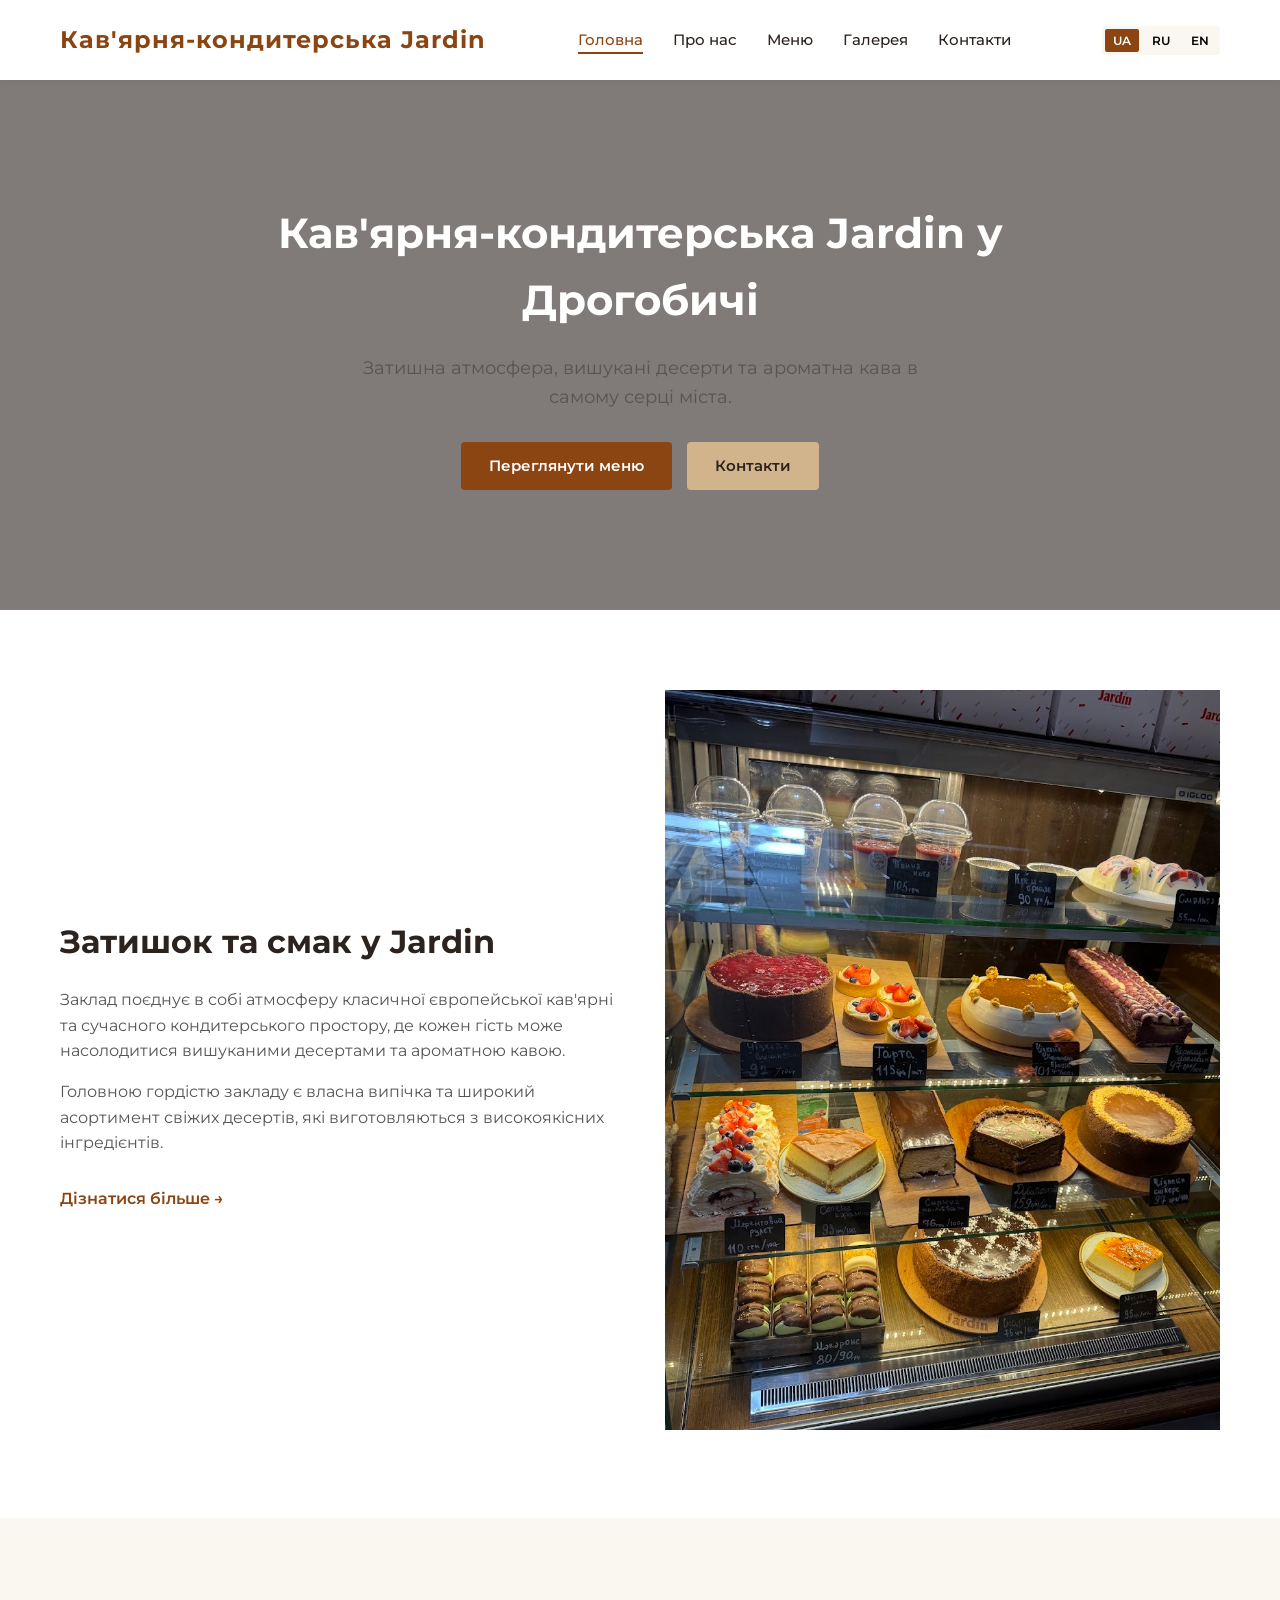
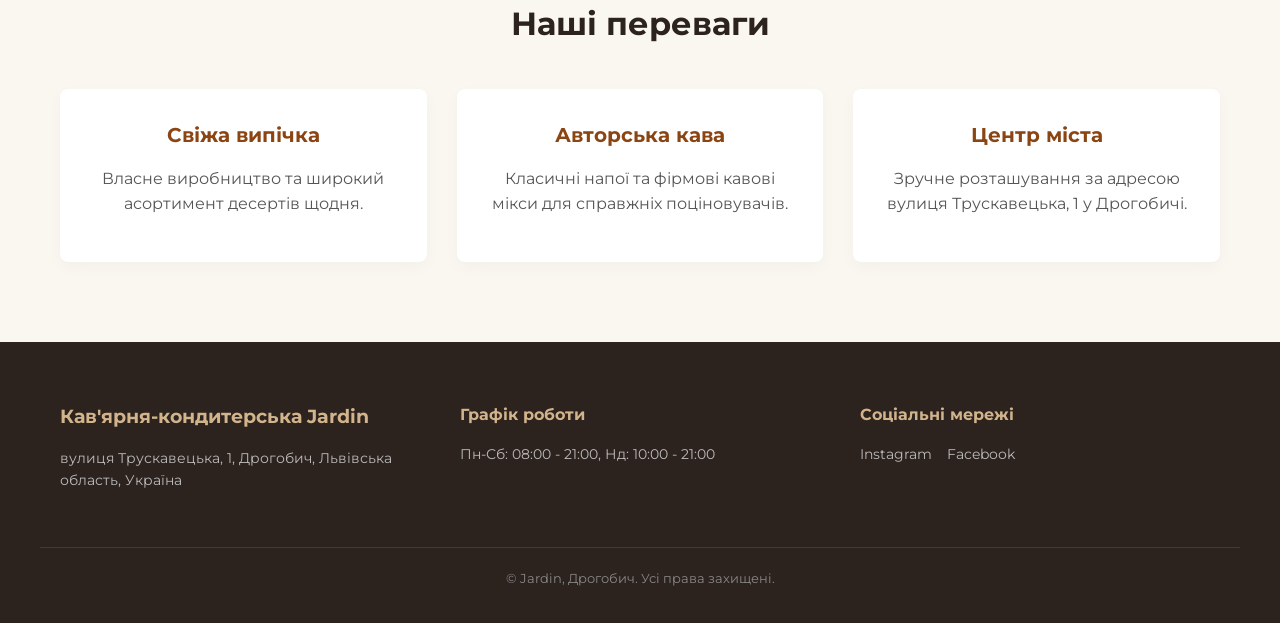
<file: index.html>
<!DOCTYPE html>
<html lang="uk">
<head>
    <meta charset="UTF-8">
    <meta name="viewport" content="width=device-width, initial-scale=1.0">
    <title>Кав'ярня-кондитерська Jardin у Дрогобичі</title>
    <link rel="preconnect" href="https://fonts.googleapis.com">
    <link rel="preconnect" href="https://fonts.gstatic.com" crossorigin>
    <link href="https://fonts.googleapis.com/css2?family=Montserrat:wght@400;500;600;700&display=swap" rel="stylesheet">
    <link rel="stylesheet" href="assets/style.css">
</head>
<body>
    <header class="site-header">
        <div class="container nav-container">
            <a href="index.html" class="logo" data-i18n="brand_name">Jardin</a>
            <nav class="main-nav">
                <ul>
                    <li><a href="index.html" class="active" data-i18n="nav_home">Головна</a></li>
                    <li><a href="about.html" data-i18n="nav_about">Про нас</a></li>
                    <li><a href="services.html" data-i18n="nav_services">Меню</a></li>
                    <li><a href="gallery.html" data-i18n="nav_gallery">Галерея</a></li>
                    <li><a href="contacts.html" data-i18n="nav_contacts">Контакти</a></li>
                </ul>
            </nav>
            <div class="header-actions">
                <div class="lang-switcher">
                    <button data-lang="uk" class="lang-btn active">UA</button>
                    <button data-lang="ru" class="lang-btn">RU</button>
                    <button data-lang="en" class="lang-btn">EN</button>
                </div>
                <button class="mobile-menu-toggle" aria-label="Menu">
                    <span></span>
                    <span></span>
                    <span></span>
                </button>
            </div>
        </div>
    </header>

    <main>
        <section class="hero">
            <div class="container hero-content">
                <h1 data-i18n="hero_title">Кав'ярня-кондитерська Jardin у Дрогобичі</h1>
                <p data-i18n="hero_subtitle">Затишна атмосфера, вишукані десерти та ароматна кава в самому серці міста.</p>
                <div class="hero-buttons">
                    <a href="services.html" class="btn btn-primary" data-i18n="btn_menu">Переглянути меню</a>
                    <a href="contacts.html" class="btn btn-secondary" data-i18n="btn_contacts">Контакти</a>
                </div>
            </div>
        </section>

        <section class="section">
            <div class="container">
                <div class="grid-2">
                    <div>
                        <h2 data-i18n="about_preview_title">Затишок та смак у Jardin</h2>
                        <p data-i18n="about_preview_text">Заклад поєднує в собі атмосферу класичної європейської кав'ярні та сучасного кондитерського простору, де кожен гість може насолодитися вишуканими десертами та ароматною кавою.</p>
                        <p data-i18n="about_preview_text2">Головною гордістю закладу є власна випічка та широкий асортимент свіжих десертів, які виготовляються з високоякісних інгредієнтів.</p>
                        <a href="about.html" class="link-arrow" data-i18n="read_more">Дізнатися більше &rarr;</a>
                    </div>
                    <div class="image-wrapper">
                        <img src="images/photo-01.jpg" alt="Кав'ярня-кондитерська Jardin Дрогобич" loading="eager">
                    </div>
                </div>
            </div>
        </section>

        <section class="section bg-light">
            <div class="container text-center">
                <h2 data-i18n="features_title">Наші переваги</h2>
                <div class="features-grid">
                    <div class="feature-card">
                        <h3 data-i18n="feat_1_title">Свіжа випічка</h3>
                        <p data-i18n="feat_1_desc">Власне виробництво та широкий асортимент десертів щодня.</p>
                    </div>
                    <div class="feature-card">
                        <h3 data-i18n="feat_2_title">Авторська кава</h3>
                        <p data-i18n="feat_2_desc">Класичні напої та фірмові кавові мікси для справжніх поціновувачів.</p>
                    </div>
                    <div class="feature-card">
                        <h3 data-i18n="feat_3_title">Центр міста</h3>
                        <p data-i18n="feat_3_desc">Зручне розташування за адресою вулиця Трускавецька, 1 у Дрогобичі.</p>
                    </div>
                </div>
            </div>
        </section>
    </main>

    <footer class="site-footer">
        <div class="container footer-content">
            <div>
                <h3 data-i18n="brand_name">Кав'ярня-кондитерська Jardin</h3>
                <p data-i18n="footer_address">вулиця Трускавецька, 1, Дрогобич, Львівська область, Україна</p>
            </div>
            <div>
                <h4 data-i18n="footer_hours_title">Графік роботи</h4>
                <p data-i18n="hours_text">Пн-Сб: 08:00 - 21:00, Нд: 10:00 - 21:00</p>
            </div>
            <div>
                <h4 data-i18n="footer_socials">Соціальні мережі</h4>
                <div class="social-links">
                    <a href="https://www.instagram.com/jardin_cake/" target="_blank" rel="noopener">Instagram</a>
                    <a href="https://www.facebook.com/jardinkava/" target="_blank" rel="noopener">Facebook</a>
                </div>
            </div>
        </div>
        <div class="container copyright">
            <p>&copy; Jardin, Дрогобич. Усі права захищені.</p>
        </div>
    </footer>

    <script src="assets/script.js"></script>
</body>
</html>
</file>
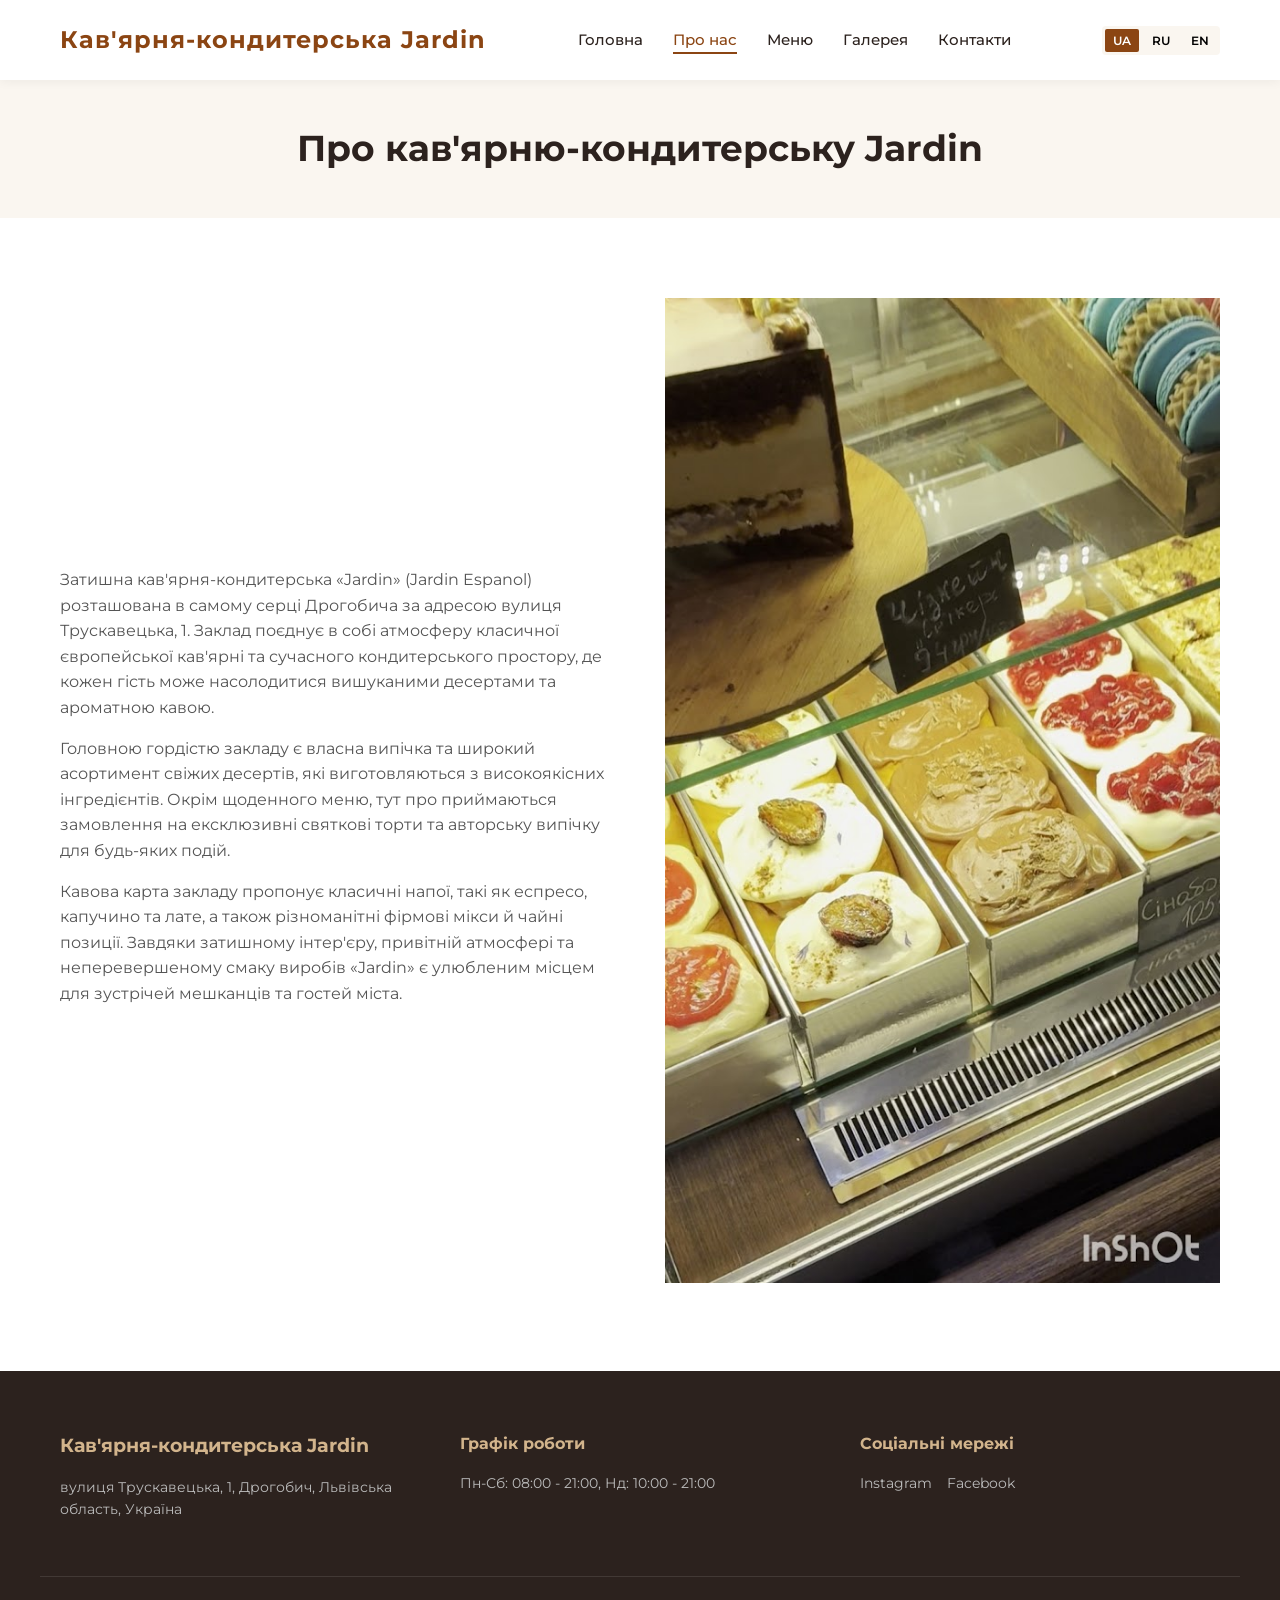
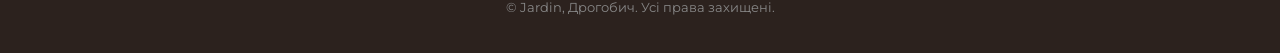
<file: about.html>
<!DOCTYPE html>
<html lang="uk">
<head>
    <meta charset="UTF-8">
    <meta name="viewport" content="width=device-width, initial-scale=1.0">
    <title>Про нас - Кав'ярня-кондитерська Jardin</title>
    <link rel="preconnect" href="https://fonts.googleapis.com">
    <link rel="preconnect" href="https://fonts.gstatic.com" crossorigin>
    <link href="https://fonts.googleapis.com/css2?family=Montserrat:wght@400;500;600;700&display=swap" rel="stylesheet">
    <link rel="stylesheet" href="assets/style.css">
</head>
<body>
    <header class="site-header">
        <div class="container nav-container">
            <a href="index.html" class="logo" data-i18n="brand_name">Jardin</a>
            <nav class="main-nav">
                <ul>
                    <li><a href="index.html" data-i18n="nav_home">Головна</a></li>
                    <li><a href="about.html" class="active" data-i18n="nav_about">Про нас</a></li>
                    <li><a href="services.html" data-i18n="nav_services">Меню</a></li>
                    <li><a href="gallery.html" data-i18n="nav_gallery">Галерея</a></li>
                    <li><a href="contacts.html" data-i18n="nav_contacts">Контакти</a></li>
                </ul>
            </nav>
            <div class="header-actions">
                <div class="lang-switcher">
                    <button data-lang="uk" class="lang-btn active">UA</button>
                    <button data-lang="ru" class="lang-btn">RU</button>
                    <button data-lang="en" class="lang-btn">EN</button>
                </div>
                <button class="mobile-menu-toggle" aria-label="Menu">
                    <span></span>
                    <span></span>
                    <span></span>
                </button>
            </div>
        </div>
    </header>

    <main>
        <section class="page-header">
            <div class="container">
                <h1 data-i18n="about_page_title">Про кав'ярню-кондитерську Jardin</h1>
            </div>
        </section>

        <section class="section">
            <div class="container">
                <div class="grid-2">
                    <div class="about-text-content">
                        <p data-i18n="about_p1">Затишна кав'ярня-кондитерська «Jardin» (Jardin Espanol) розташована в самому серці Дрогобича за адресою вулиця Трускавецька, 1. Заклад поєднує в собі атмосферу класичної європейської кав'ярні та сучасного кондитерського простору, де кожен гість може насолодитися вишуканими десертами та ароматною кавою.</p>
                        <p data-i18n="about_p2">Головною гордістю закладу є власна випічка та широкий асортимент свіжих десертів, які виготовляються з високоякісних інгредієнтів. Окрім щоденного меню, тут про приймаються замовлення на ексклюзивні святкові торти та авторську випічку для будь-яких подій.</p>
                        <p data-i18n="about_p3">Кавова карта закладу пропонує класичні напої, такі як еспресо, капучино та лате, а також різноманітні фірмові мікси й чайні позиції. Завдяки затишному інтер'єру, привітній атмосфері та неперевершеному смаку виробів «Jardin» є улюбленим місцем для зустрічей мешканців та гостей міста.</p>
                    </div>
                    <div class="image-wrapper">
                        <img src="images/photo-02.jpg" alt="Інтер'єр Jardin Дрогобич" loading="lazy">
                    </div>
                </div>
            </div>
        </section>
    </main>

    <footer class="site-footer">
        <div class="container footer-content">
            <div>
                <h3 data-i18n="brand_name">Кав'ярня-кондитерська Jardin</h3>
                <p data-i18n="footer_address">вулиця Трускавецька, 1, Дрогобич, Львівська область, Україна</p>
            </div>
            <div>
                <h4 data-i18n="footer_hours_title">Графік роботи</h4>
                <p data-i18n="hours_text">Пн-Сб: 08:00 - 21:00, Нд: 10:00 - 21:00</p>
            </div>
            <div>
                <h4 data-i18n="footer_socials">Соціальні мережі</h4>
                <div class="social-links">
                    <a href="https://www.instagram.com/jardin_cake/" target="_blank" rel="noopener">Instagram</a>
                    <a href="https://www.facebook.com/jardinkava/" target="_blank" rel="noopener">Facebook</a>
                </div>
            </div>
        </div>
        <div class="container copyright">
            <p>&copy; Jardin, Дрогобич. Усі права захищені.</p>
        </div>
    </footer>

    <script src="assets/script.js"></script>
</body>
</html>
</file>
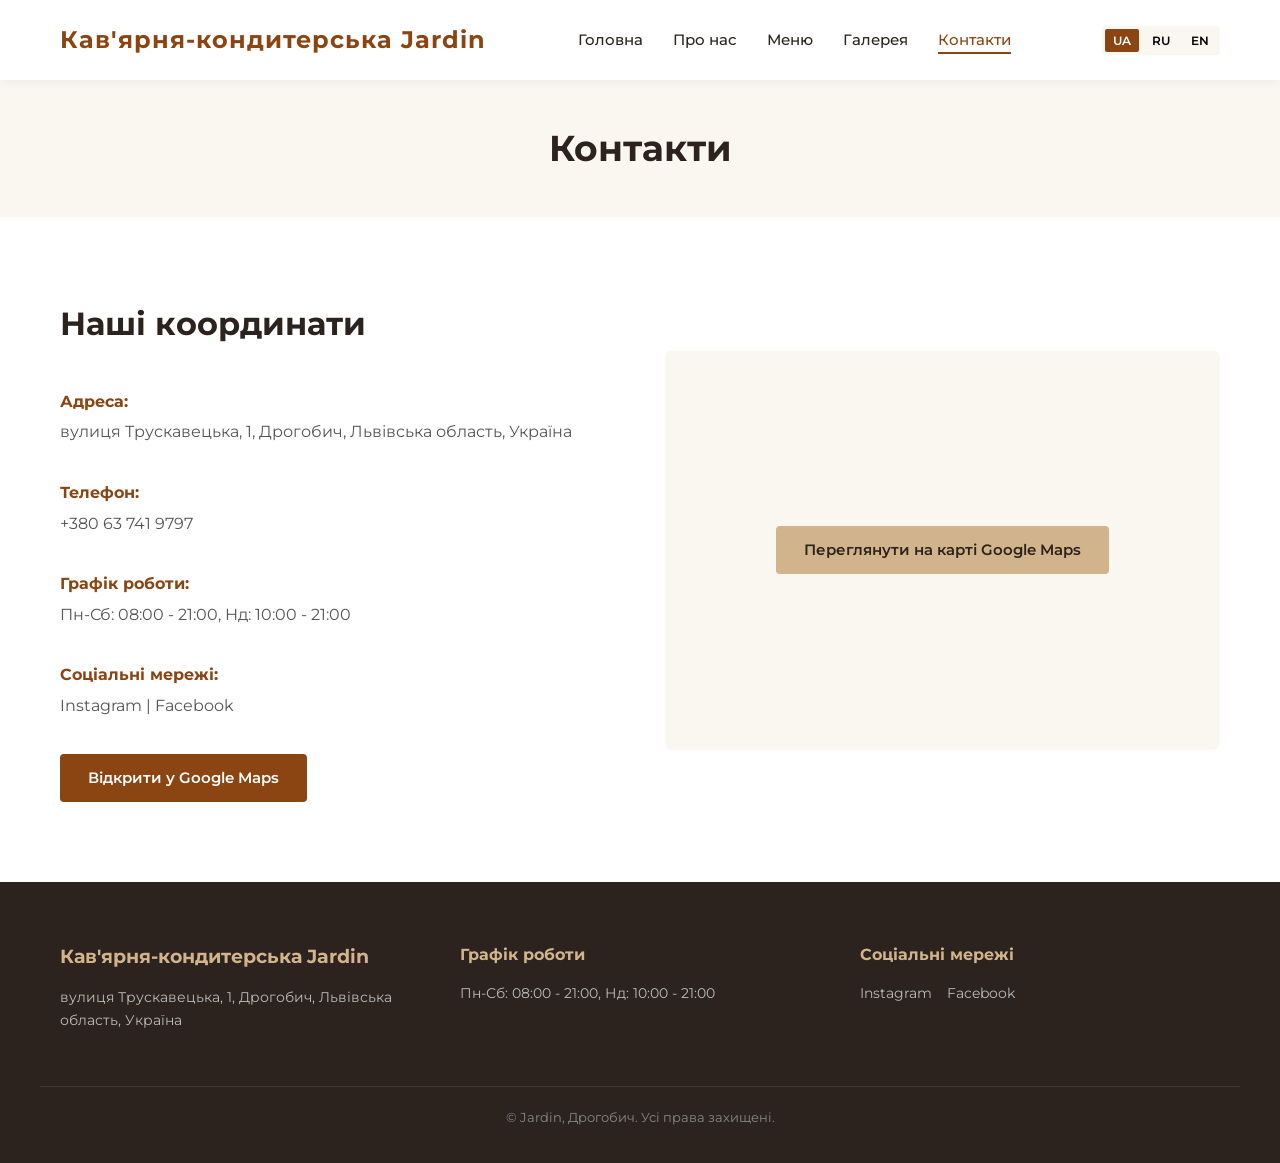
<file: contacts.html>
<!DOCTYPE html>
<html lang="uk">
<head>
    <meta charset="UTF-8">
    <meta name="viewport" content="width=device-width, initial-scale=1.0">
    <title>Контакти - Кав'ярня-кондитерська Jardin</title>
    <link rel="preconnect" href="https://fonts.googleapis.com">
    <link rel="preconnect" href="https://fonts.gstatic.com" crossorigin>
    <link href="https://fonts.googleapis.com/css2?family=Montserrat:wght@400;500;600;700&display=swap" rel="stylesheet">
    <link rel="stylesheet" href="assets/style.css">
</head>
<body>
    <header class="site-header">
        <div class="container nav-container">
            <a href="index.html" class="logo" data-i18n="brand_name">Jardin</a>
            <nav class="main-nav">
                <ul>
                    <li><a href="index.html" data-i18n="nav_home">Головна</a></li>
                    <li><a href="about.html" data-i18n="nav_about">Про нас</a></li>
                    <li><a href="services.html" data-i18n="nav_services">Меню</a></li>
                    <li><a href="gallery.html" data-i18n="nav_gallery">Галерея</a></li>
                    <li><a href="contacts.html" class="active" data-i18n="nav_contacts">Контакти</a></li>
                </ul>
            </nav>
            <div class="header-actions">
                <div class="lang-switcher">
                    <button data-lang="uk" class="lang-btn active">UA</button>
                    <button data-lang="ru" class="lang-btn">RU</button>
                    <button data-lang="en" class="lang-btn">EN</button>
                </div>
                <button class="mobile-menu-toggle" aria-label="Menu">
                    <span></span>
                    <span></span>
                    <span></span>
                </button>
            </div>
        </div>
    </header>

    <main>
        <section class="page-header">
            <div class="container">
                <h1 data-i18n="contacts_page_title">Контакти</h1>
            </div>
        </section>

        <section class="section">
            <div class="container">
                <div class="grid-2">
                    <div class="contact-info">
                        <h2 data-i18n="contact_details_title">Наші координати</h2>
                        <div class="contact-item">
                            <strong data-i18n="lbl_address">Адреса:</strong>
                            <p data-i18n="footer_address">вулиця Трускавецька, 1, Дрогобич, Львівська область, Україна, 82100</p>
                        </div>
                        <div class="contact-item">
                            <strong data-i18n="lbl_phone">Телефон:</strong>
                            <p><a href="tel:+380637419797">+380 63 741 9797</a></p>
                        </div>
                        <div class="contact-item">
                            <strong data-i18n="lbl_hours">Графік роботи:</strong>
                            <p data-i18n="hours_text">Пн-Сб: 08:00 - 21:00, Нд: 10:00 - 21:00</p>
                        </div>
                        <div class="contact-item">
                            <strong data-i18n="lbl_socials">Соціальні мережі:</strong>
                            <p>
                                <a href="https://www.instagram.com/jardin_cake/" target="_blank" rel="noopener">Instagram</a> | 
                                <a href="https://www.facebook.com/jardinkava/" target="_blank" rel="noopener">Facebook</a>
                            </p>
                        </div>
                        <div class="contact-item">
                            <a href="https://www.google.com/maps/search/?api=1&query=вулиця+Трускавецька,+1,+Дрогобич" target="_blank" rel="noopener" class="btn btn-primary" data-i18n="btn_map">Відкрити у Google Maps</a>
                        </div>
                    </div>
                    <div class="map-container">
                        <div class="map-placeholder">
                            <a href="https://www.google.com/maps/search/?api=1&query=вулиця+Трускавецька,+1,+Дрогобич" target="_blank" rel="noopener" class="btn btn-secondary" data-i18n="map_link_text">Переглянути на карті Google Maps</a>
                        </div>
                    </div>
                </div>
            </div>
        </section>
    </main>

    <footer class="site-footer">
        <div class="container footer-content">
            <div>
                <h3 data-i18n="brand_name">Кав'ярня-кондитерська Jardin</h3>
                <p data-i18n="footer_address">вулиця Трускавецька, 1, Дрогобич, Львівська область, Україна</p>
            </div>
            <div>
                <h4 data-i18n="footer_hours_title">Графік роботи</h4>
                <p data-i18n="hours_text">Пн-Сб: 08:00 - 21:00, Нд: 10:00 - 21:00</p>
            </div>
            <div>
                <h4 data-i18n="footer_socials">Соціальні мережі</h4>
                <div class="social-links">
                    <a href="https://www.instagram.com/jardin_cake/" target="_blank" rel="noopener">Instagram</a>
                    <a href="https://www.facebook.com/jardinkava/" target="_blank" rel="noopener">Facebook</a>
                </div>
            </div>
        </div>
        <div class="container copyright">
            <p>&copy; Jardin, Дрогобич. Усі права захищені.</p>
        </div>
    </footer>

    <script src="assets/script.js"></script>
</body>
</html>
</file>
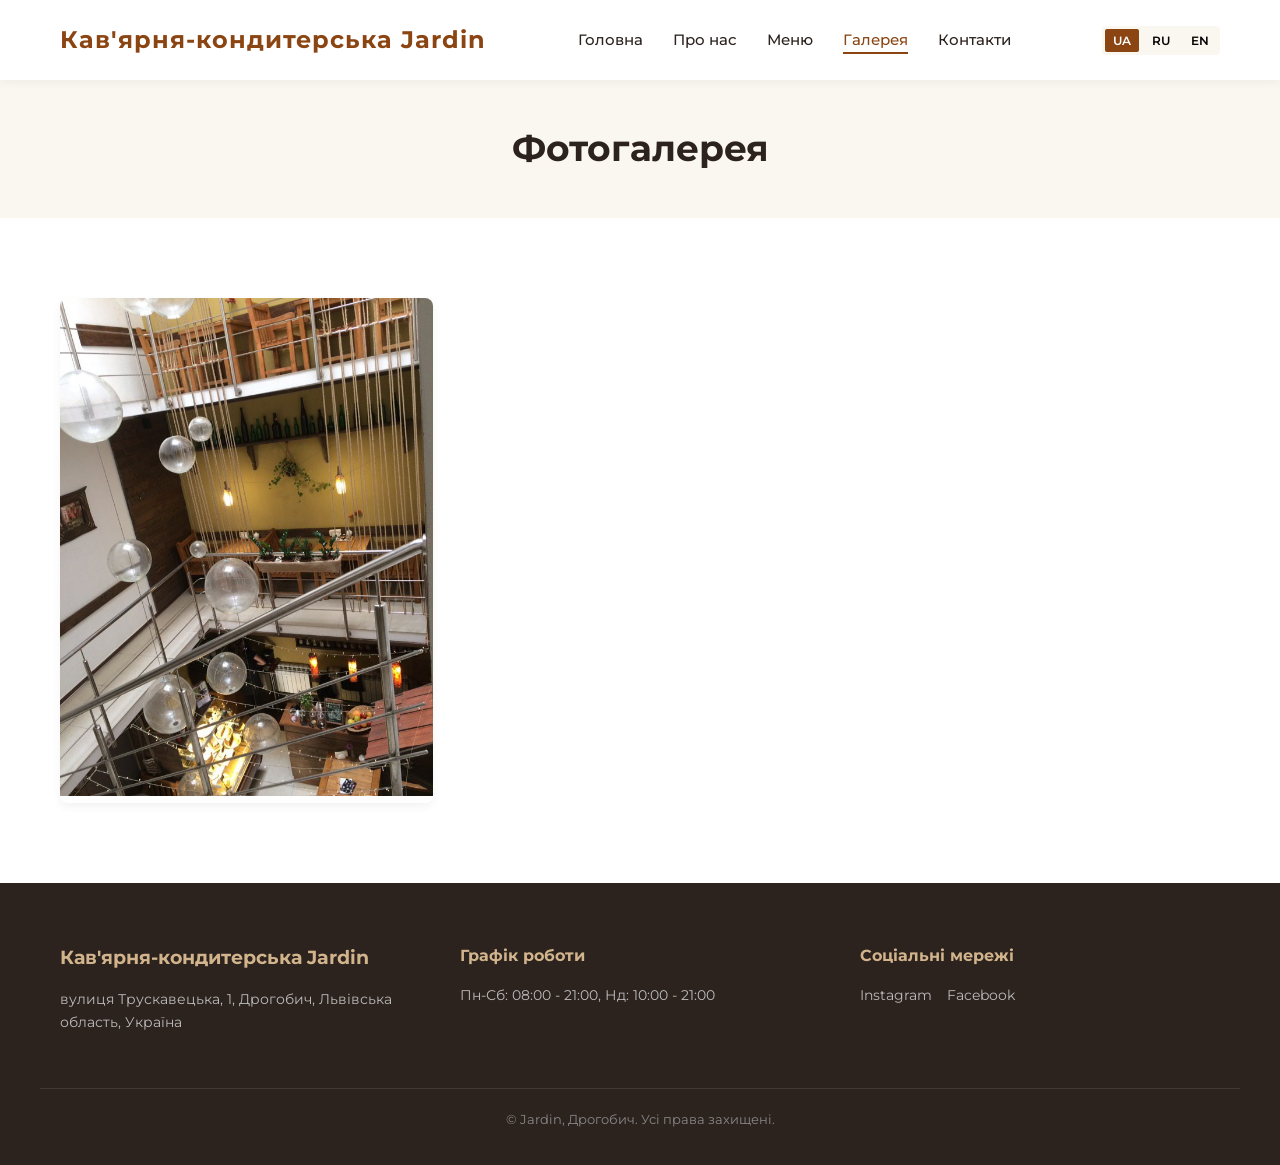
<file: gallery.html>
<!DOCTYPE html>
<html lang="uk">
<head>
    <meta charset="UTF-8">
    <meta name="viewport" content="width=device-width, initial-scale=1.0">
    <title>Галерея - Кав'ярня-кондитерська Jardin</title>
    <link rel="preconnect" href="https://fonts.googleapis.com">
    <link rel="preconnect" href="https://fonts.gstatic.com" crossorigin>
    <link href="https://fonts.googleapis.com/css2?family=Montserrat:wght@400;500;600;700&display=swap" rel="stylesheet">
    <link rel="stylesheet" href="assets/style.css">
</head>
<body>
    <header class="site-header">
        <div class="container nav-container">
            <a href="index.html" class="logo" data-i18n="brand_name">Jardin</a>
            <nav class="main-nav">
                <ul>
                    <li><a href="index.html" data-i18n="nav_home">Головна</a></li>
                    <li><a href="about.html" data-i18n="nav_about">Про нас</a></li>
                    <li><a href="services.html" data-i18n="nav_services">Меню</a></li>
                    <li><a href="gallery.html" class="active" data-i18n="nav_gallery">Галерея</a></li>
                    <li><a href="contacts.html" data-i18n="nav_contacts">Контакти</a></li>
                </ul>
            </nav>
            <div class="header-actions">
                <div class="lang-switcher">
                    <button data-lang="uk" class="lang-btn active">UA</button>
                    <button data-lang="ru" class="lang-btn">RU</button>
                    <button data-lang="en" class="lang-btn">EN</button>
                </div>
                <button class="mobile-menu-toggle" aria-label="Menu">
                    <span></span>
                    <span></span>
                    <span></span>
                </button>
            </div>
        </div>
    </header>

    <main>
        <section class="page-header">
            <div class="container">
                <h1 data-i18n="gallery_page_title">Фотогалерея</h1>
            </div>
        </section>

        <section class="section">
            <div class="container">
                <div class="gallery-grid">
                    <div class="gallery-item">
                        <img src="images/photo-03.jpg" alt="Кав'ярня-кондитерська Jardin Дрогобич атмосферне фото" loading="lazy">
                    </div>
                </div>
            </div>
        </section>
    </main>

    <footer class="site-footer">
        <div class="container footer-content">
            <div>
                <h3 data-i18n="brand_name">Кав'ярня-кондитерська Jardin</h3>
                <p data-i18n="footer_address">вулиця Трускавецька, 1, Дрогобич, Львівська область, Україна</p>
            </div>
            <div>
                <h4 data-i18n="footer_hours_title">Графік роботи</h4>
                <p data-i18n="hours_text">Пн-Сб: 08:00 - 21:00, Нд: 10:00 - 21:00</p>
            </div>
            <div>
                <h4 data-i18n="footer_socials">Соціальні мережі</h4>
                <div class="social-links">
                    <a href="https://www.instagram.com/jardin_cake/" target="_blank" rel="noopener">Instagram</a>
                    <a href="https://www.facebook.com/jardinkava/" target="_blank" rel="noopener">Facebook</a>
                </div>
            </div>
        </div>
        <div class="container copyright">
            <p>&copy; Jardin, Дрогобич. Усі права захищені.</p>
        </div>
    </footer>

    <script src="assets/script.js"></script>
</body>
</html>
</file>
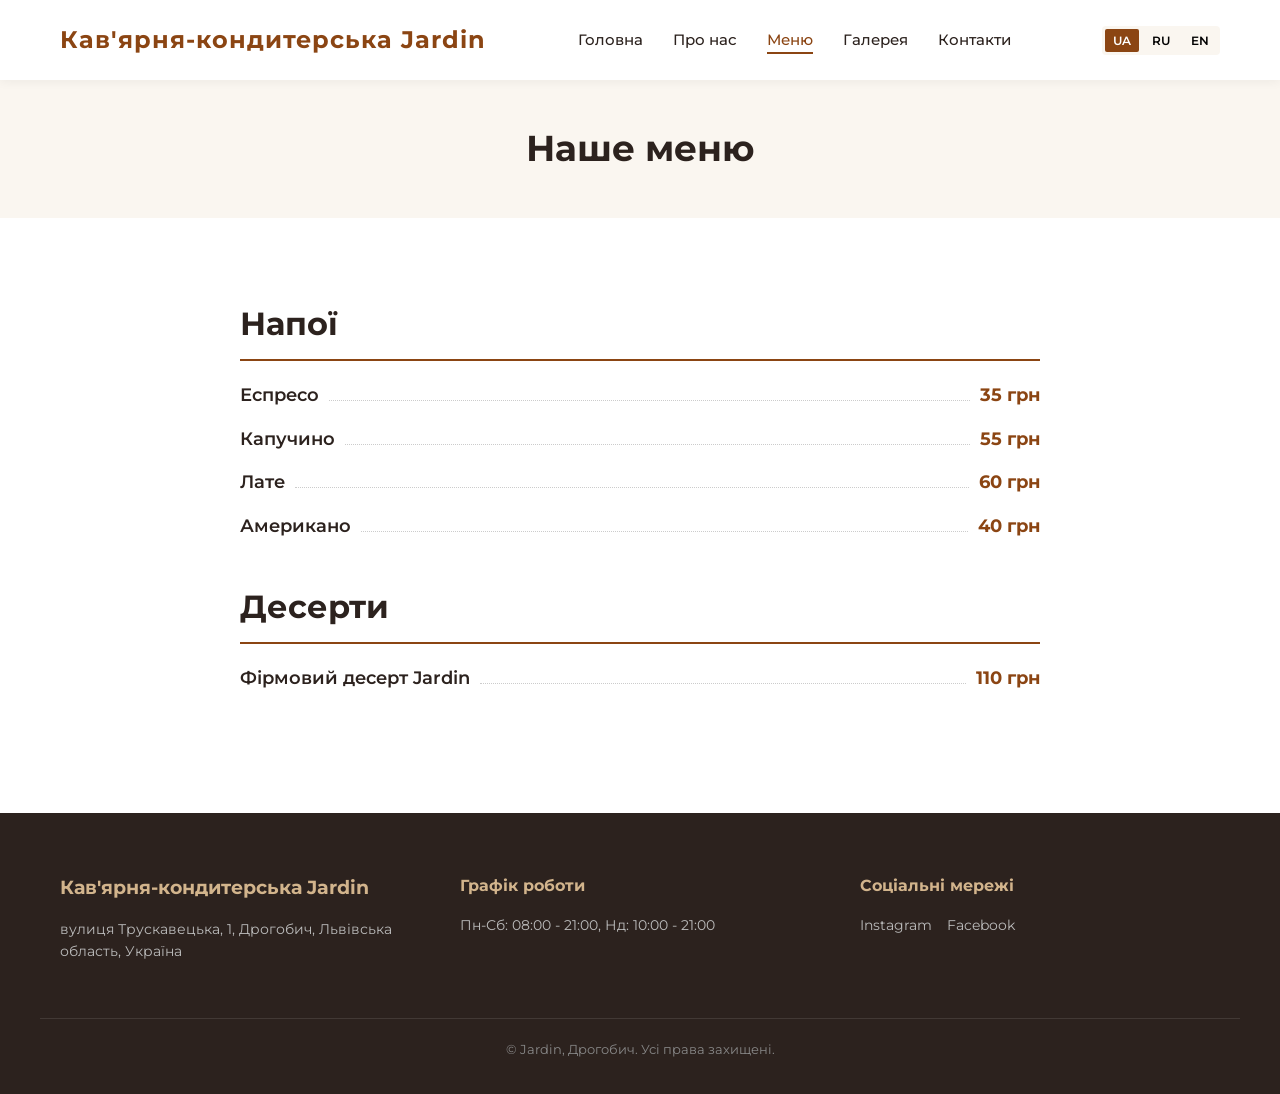
<file: services.html>
<!DOCTYPE html>
<html lang="uk">
<head>
    <meta charset="UTF-8">
    <meta name="viewport" content="width=device-width, initial-scale=1.0">
    <title>Меню - Кав'ярня-кондитерська Jardin</title>
    <link rel="preconnect" href="https://fonts.googleapis.com">
    <link rel="preconnect" href="https://fonts.gstatic.com" crossorigin>
    <link href="https://fonts.googleapis.com/css2?family=Montserrat:wght@400;500;600;700&display=swap" rel="stylesheet">
    <link rel="stylesheet" href="assets/style.css">
</head>
<body>
    <header class="site-header">
        <div class="container nav-container">
            <a href="index.html" class="logo" data-i18n="brand_name">Jardin</a>
            <nav class="main-nav">
                <ul>
                    <li><a href="index.html" data-i18n="nav_home">Головна</a></li>
                    <li><a href="about.html" data-i18n="nav_about">Про нас</a></li>
                    <li><a href="services.html" class="active" data-i18n="nav_services">Меню</a></li>
                    <li><a href="gallery.html" data-i18n="nav_gallery">Галерея</a></li>
                    <li><a href="contacts.html" data-i18n="nav_contacts">Контакти</a></li>
                </ul>
            </nav>
            <div class="header-actions">
                <div class="lang-switcher">
                    <button data-lang="uk" class="lang-btn active">UA</button>
                    <button data-lang="ru" class="lang-btn">RU</button>
                    <button data-lang="en" class="lang-btn">EN</button>
                </div>
                <button class="mobile-menu-toggle" aria-label="Menu">
                    <span></span>
                    <span></span>
                    <span></span>
                </button>
            </div>
        </div>
    </header>

    <main>
        <section class="page-header">
            <div class="container">
                <h1 data-i18n="menu_page_title">Наше меню</h1>
            </div>
        </section>

        <section class="section">
            <div class="container">
                <div class="menu-container">
                    <div class="menu-category">
                        <h2 data-i18n="category_drinks">Напої</h2>
                        <ul class="menu-list">
                            <li class="menu-item">
                                <span class="item-name" data-i18n="item_espresso">Еспресо</span>
                                <span class="item-dots"></span>
                                <span class="item-price">35 грн</span>
                            </li>
                            <li class="menu-item">
                                <span class="item-name" data-i18n="item_cappuccino">Капучино</span>
                                <span class="item-dots"></span>
                                <span class="item-price">55 грн</span>
                            </li>
                            <li class="menu-item">
                                <span class="item-name" data-i18n="item_latte">Лате</span>
                                <span class="item-dots"></span>
                                <span class="item-price">60 грн</span>
                            </li>
                            <li class="menu-item">
                                <span class="item-name" data-i18n="item_americano">Американо</span>
                                <span class="item-dots"></span>
                                <span class="item-price">40 грн</span>
                            </li>
                        </ul>
                    </div>

                    <div class="menu-category">
                        <h2 data-i18n="category_desserts">Десерти</h2>
                        <ul class="menu-list">
                            <li class="menu-item">
                                <span class="item-name" data-i18n="item_jardin_dessert">Фірмовий десерт Jardin</span>
                                <span class="item-dots"></span>
                                <span class="item-price">110 грн</span>
                            </li>
                        </ul>
                    </div>
                </div>
            </div>
        </section>
    </main>

    <footer class="site-footer">
        <div class="container footer-content">
            <div>
                <h3 data-i18n="brand_name">Кав'ярня-кондитерська Jardin</h3>
                <p data-i18n="footer_address">вулиця Трускавецька, 1, Дрогобич, Львівська область, Україна</p>
            </div>
            <div>
                <h4 data-i18n="footer_hours_title">Графік роботи</h4>
                <p data-i18n="hours_text">Пн-Сб: 08:00 - 21:00, Нд: 10:00 - 21:00</p>
            </div>
            <div>
                <h4 data-i18n="footer_socials">Соціальні мережі</h4>
                <div class="social-links">
                    <a href="https://www.instagram.com/jardin_cake/" target="_blank" rel="noopener">Instagram</a>
                    <a href="https://www.facebook.com/jardinkava/" target="_blank" rel="noopener">Facebook</a>
                </div>
            </div>
        </div>
        <div class="container copyright">
            <p>&copy; Jardin, Дрогобич. Усі права захищені.</p>
        </div>
    </footer>

    <script src="assets/script.js"></script>
</body>
</html>
</file>
<file: assets/style.css>
:root {
    --primary-color: #8B4513;
    --secondary-color: #D2B48C;
    --dark-color: #2C221E;
    --light-color: #FAF6F0;
    --white-color: #FFFFFF;
    --transition: all 0.3s ease;
}

* {
    box-sizing: border-box;
    margin: 0;
    padding: 0;
}

body {
    font-family: 'Montserrat', sans-serif;
    color: var(--dark-color);
    background-color: var(--white-color);
    line-height: 1.6;
}

img {
    max-width: 100%;
    height: auto;
    object-fit: contain;
}

a {
    text-decoration: none;
    color: inherit;
    transition: var(--transition);
}

ul {
    list-style: none;
}

.container {
    max-width: 1200px;
    margin: 0 auto;
    padding: 0 20px;
}

/* Header */
.site-header {
    background-color: var(--white-color);
    box-shadow: 0 2px 10px rgba(0,0,0,0.05);
    position: sticky;
    top: 0;
    z-index: 1000;
}

.nav-container {
    display: flex;
    align-items: center;
    justify-content: space-between;
    height: 80px;
}

.logo {
    font-size: 24px;
    font-weight: 700;
    color: var(--primary-color);
    letter-spacing: 1px;
}

.main-nav ul {
    display: flex;
    gap: 30px;
}

.main-nav a {
    font-weight: 500;
    font-size: 15px;
    color: var(--dark-color);
    position: relative;
    padding-bottom: 5px;
}

.main-nav a:hover,
.main-nav a.active {
    color: var(--primary-color);
}

.main-nav a.active::after {
    content: '';
    position: absolute;
    bottom: 0;
    left: 0;
    width: 100%;
    height: 2px;
    background-color: var(--primary-color);
}

.header-actions {
    display: flex;
    align-items: center;
    gap: 15px;
}

.lang-switcher {
    display: flex;
    gap: 5px;
    background: var(--light-color);
    padding: 3px;
    border-radius: 4px;
}

.lang-btn {
    background: none;
    border: none;
    font-family: inherit;
    font-size: 12px;
    font-weight: 600;
    padding: 4px 8px;
    cursor: pointer;
    border-radius: 2px;
    transition: var(--transition);
}

.lang-btn.active,
.lang-btn:hover {
    background: var(--primary-color);
    color: var(--white-color);
}

.mobile-menu-toggle {
    display: none;
    background: none;
    border: none;
    cursor: pointer;
    flex-direction: column;
    gap: 5px;
    width: 30px;
}

.mobile-menu-toggle span {
    display: block;
    width: 100%;
    height: 2px;
    background-color: var(--dark-color);
    transition: var(--transition);
}

/* Hero */
.hero {
    background: linear-gradient(rgba(44, 34, 30, 0.6), rgba(44, 34, 30, 0.6)), url('https://lh3.googleusercontent.com/p/AF1QipN3-example1') center/cover no-repeat;
    color: var(--white-color);
    padding: 120px 0;
    text-align: center;
}

.hero-content h1 {
    font-size: 42px;
    font-weight: 700;
    margin-bottom: 20px;
    max-width: 800px;
    margin-left: auto;
    margin-right: auto;
}

.hero-content p {
    font-size: 18px;
    margin-bottom: 30px;
    max-width: 600px;
    margin-left: auto;
    margin-right: auto;
}

.hero-buttons {
    display: flex;
    justify-content: center;
    gap: 15px;
}

/* Buttons */
.btn {
    display: inline-block;
    padding: 12px 28px;
    font-weight: 600;
    font-size: 15px;
    border-radius: 4px;
    transition: var(--transition);
    cursor: pointer;
    border: none;
}

.btn-primary {
    background-color: var(--primary-color);
    color: var(--white-color);
}

.btn-primary:hover {
    background-color: #703710;
}

.btn-secondary {
    background-color: var(--secondary-color);
    color: var(--dark-color);
}

.btn-secondary:hover {
    background-color: #c5a378;
}

/* Sections */
.section {
    padding: 80px 0;
}

.bg-light {
    background-color: var(--light-color);
}

.grid-2 {
    display: grid;
    grid-template-columns: 1fr 1fr;
    gap: 50px;
    align-items: center;
}

h2 {
    font-size: 32px;
    margin-bottom: 20px;
    color: var(--dark-color);
}

p {
    margin-bottom: 15px;
    color: #555;
}

.link-arrow {
    color: var(--primary-color);
    font-weight: 600;
    display: inline-block;
    margin-top: 15px;
}

.link-arrow:hover {
    text-decoration: underline;
}

/* Features */
.text-center {
    text-align: center;
}

.features-grid {
    display: grid;
    grid-template-columns: repeat(3, 1fr);
    gap: 30px;
    margin-top: 40px;
}

.feature-card {
    background: var(--white-color);
    padding: 30px;
    border-radius: 8px;
    box-shadow: 0 5px 15px rgba(0,0,0,0.03);
}

.feature-card h3 {
    font-size: 20px;
    margin-bottom: 15px;
    color: var(--primary-color);
}

/* Page Header */
.page-header {
    background-color: var(--light-color);
    padding: 40px 0;
    text-align: center;
}

.page-header h1 {
    font-size: 36px;
    color: var(--dark-color);
}

/* Menu */
.menu-container {
    max-width: 800px;
    margin: 0 auto;
}

.menu-category {
    margin-bottom: 40px;
}

.menu-category h2 {
    border-bottom: 2px solid var(--primary-color);
    padding-bottom: 10px;
    margin-bottom: 20px;
}

.menu-list {
    display: flex;
    flex-direction: column;
    gap: 15px;
}

.menu-item {
    display: flex;
    align-items: baseline;
}

.item-name {
    font-weight: 600;
    font-size: 18px;
}

.item-dots {
    flex-grow: 1;
    border-bottom: 1px dotted #ccc;
    margin: 0 10px;
}

.item-price {
    font-weight: 700;
    color: var(--primary-color);
    font-size: 18px;
}

/* Gallery */
.gallery-grid {
    display: grid;
    grid-template-columns: repeat(auto-fill, minmax(300px, 1fr));
    gap: 20px;
}

.gallery-item {
    border-radius: 8px;
    overflow: hidden;
    box-shadow: 0 4px 10px rgba(0,0,0,0.05);
}

/* Contacts */
.contact-info {
    display: flex;
    flex-direction: column;
    gap: 20px;
}

.contact-item strong {
    display: block;
    color: var(--primary-color);
    margin-bottom: 5px;
}

.map-container {
    background: var(--light-color);
    height: 400px;
    border-radius: 8px;
    display: flex;
    align-items: center;
    justify-content: center;
    text-align: center;
    padding: 20px;
}

/* Footer */
.site-footer {
    background-color: var(--dark-color);
    color: var(--white-color);
    padding: 60px 0 20px;
}

.footer-content {
    display: grid;
    grid-template-columns: repeat(3, 1fr);
    gap: 40px;
    margin-bottom: 40px;
}

.site-footer h3,
.site-footer h4 {
    color: var(--secondary-color);
    margin-bottom: 15px;
}

.site-footer p,
.site-footer a {
    color: #bbb;
    font-size: 14px;
}

.site-footer a:hover {
    color: var(--white-color);
}

.social-links {
    display: flex;
    gap: 15px;
}

.copyright {
    border-top: 1px solid rgba(255,255,255,0.1);
    padding-top: 20px;
    text-align: center;
}

.copyright p {
    font-size: 13px;
    color: #888;
}

/* Responsive */
@media (max-width: 992px) {
    .grid-2 {
        grid-template-columns: 1fr;
    }
    .features-grid {
        grid-template-columns: 1fr;
    }
    .footer-content {
        grid-template-columns: 1fr;
        gap: 30px;
    }
}

@media (max-width: 768px) {
    .main-nav {
        display: none;
        position: absolute;
        top: 80px;
        left: 0;
        width: 100%;
        background: var(--white-color);
        box-shadow: 0 10px 10px rgba(0,0,0,0.05);
        padding: 20px;
    }
    .main-nav.active {
        display: block;
    }
    .main-nav ul {
        flex-direction: column;
        gap: 15px;
    }
    .mobile-menu-toggle {
        display: flex;
    }
    .hero-content h1 {
        font-size: 32px;
    }
}
</file>
